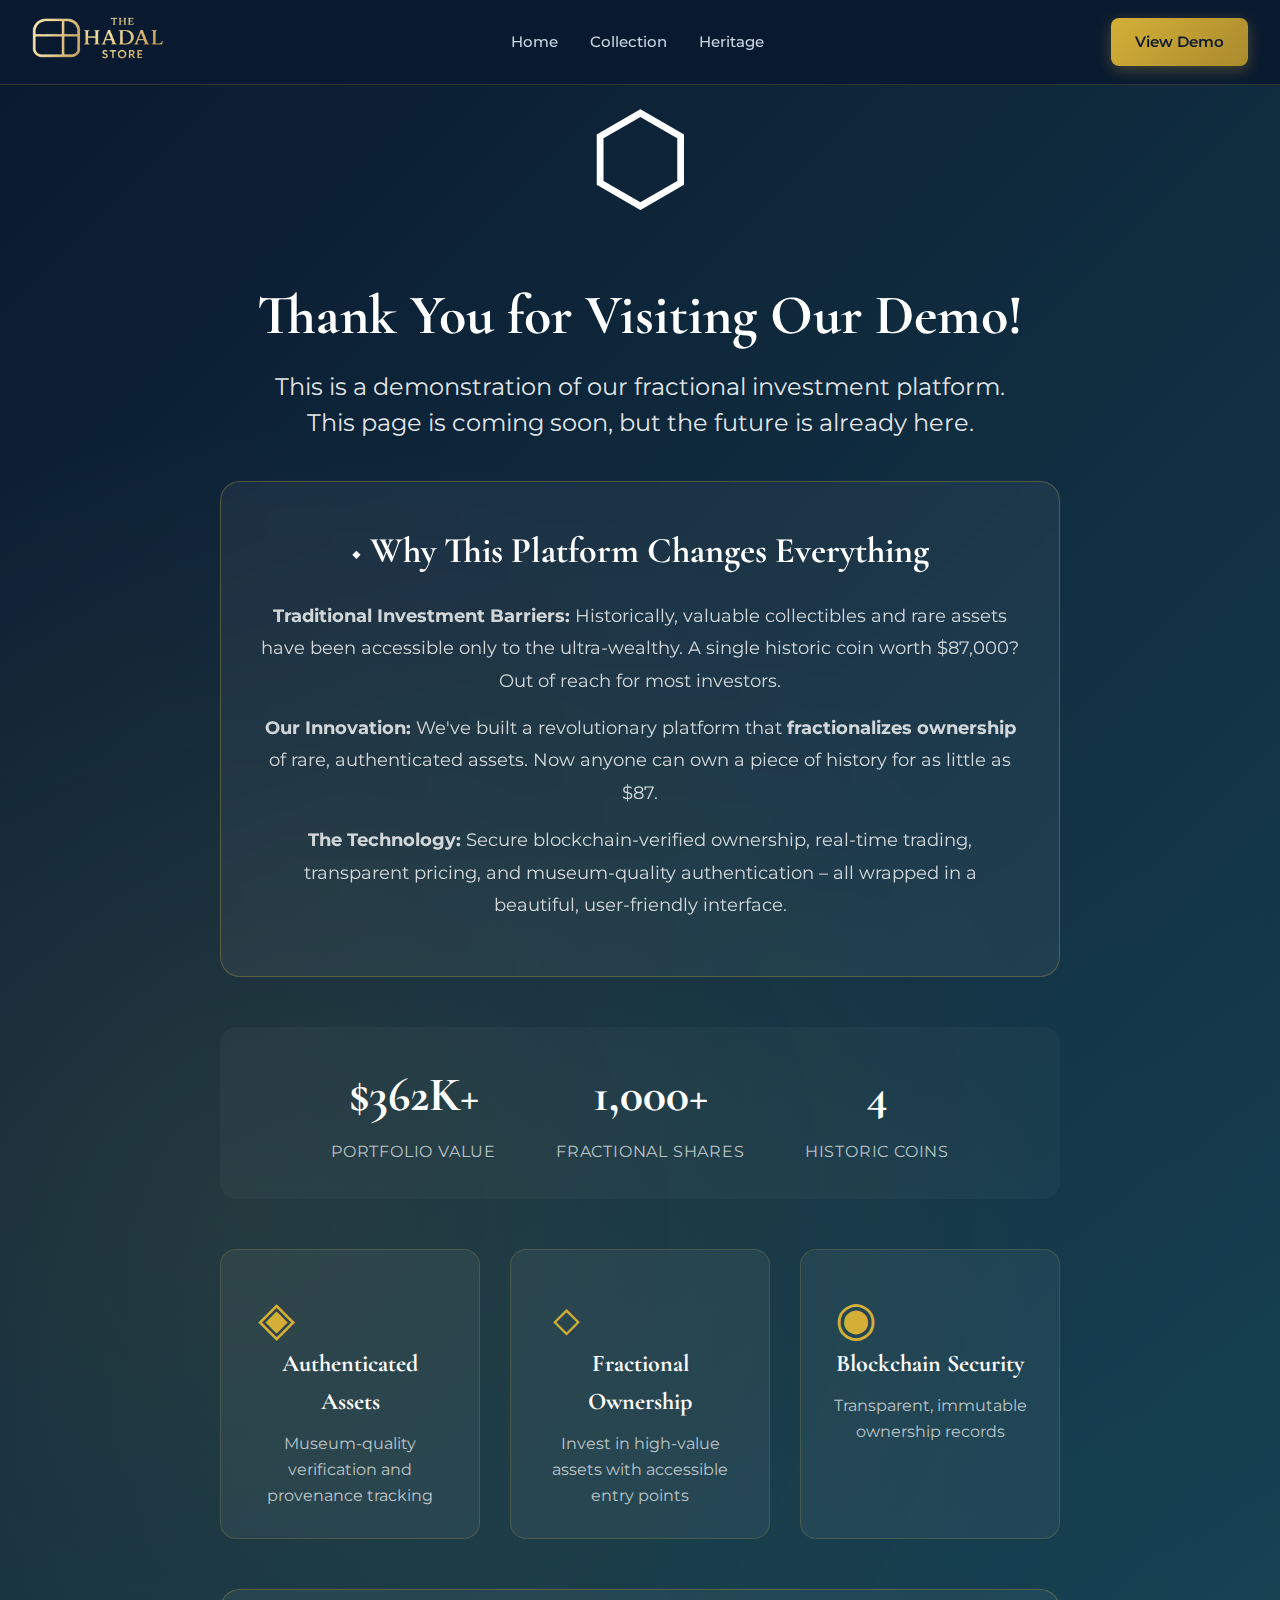
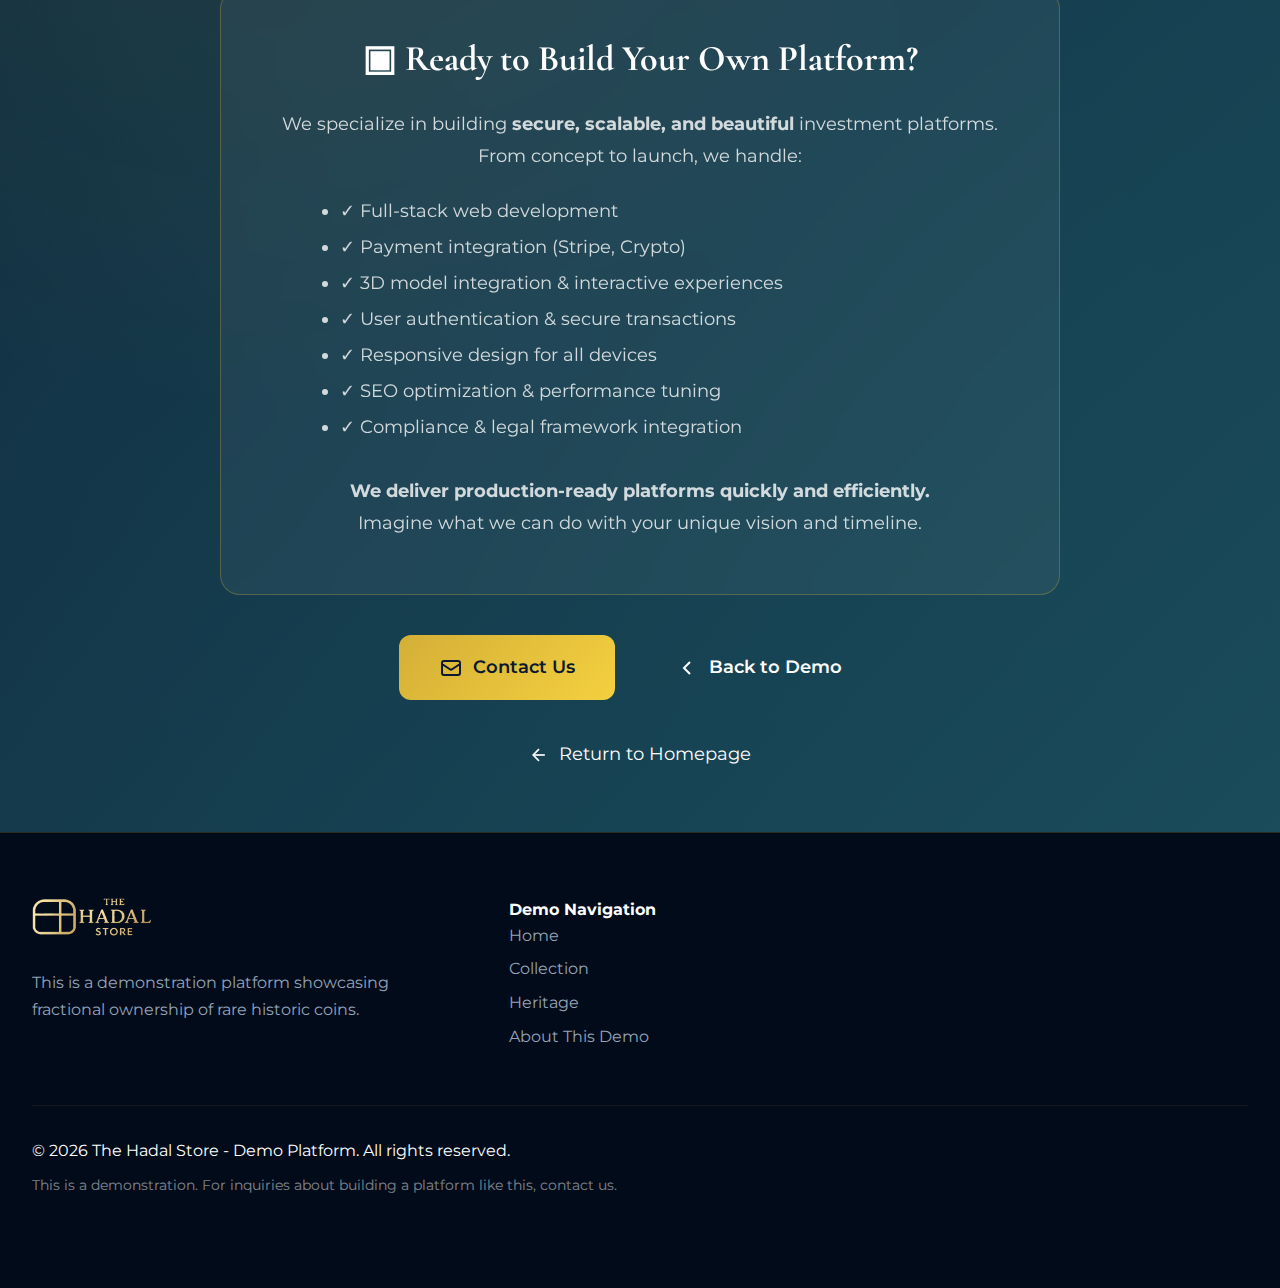
<file: demo-page.html>
<!DOCTYPE html>
<html lang="en">
<head>
    <meta charset="UTF-8">
    <meta name="viewport" content="width=device-width, initial-scale=1.0">
    <title>Coming Soon - The Hadal Store Demo</title>
    <meta name="description" content="This is a demonstration of The Hadal Store platform. Interested in building a platform like this? Contact us!">
    <link rel="stylesheet" href="styles.css">
    <link rel="preconnect" href="https://fonts.googleapis.com">
    <link rel="preconnect" href="https://fonts.gstatic.com" crossorigin>
    <link href="https://fonts.googleapis.com/css2?family=Cormorant+Garamond:wght@300;400;600;700&family=Montserrat:wght@300;400;500;600&display=swap" rel="stylesheet">
    <style>
        .demo-hero {
            min-height: 100vh;
            display: flex;
            align-items: center;
            justify-content: center;
            background: linear-gradient(135deg, rgba(10, 25, 47, 0.98) 0%, rgba(26, 77, 92, 0.98) 100%);
            position: relative;
            overflow: hidden;
        }
        
        .demo-hero::before {
            content: '';
            position: absolute;
            top: 0;
            left: 0;
            right: 0;
            bottom: 0;
            background: 
                radial-gradient(circle at 20% 50%, rgba(212, 175, 55, 0.1) 0%, transparent 50%),
                radial-gradient(circle at 80% 80%, rgba(26, 77, 92, 0.2) 0%, transparent 50%);
            animation: pulse 8s ease-in-out infinite;
        }
        
        @keyframes pulse {
            0%, 100% { opacity: 0.5; }
            50% { opacity: 1; }
        }
        
        .demo-content {
            max-width: 900px;
            text-align: center;
            padding: 60px 30px;
            position: relative;
            z-index: 1;
        }
        
        .demo-icon {
            font-size: 120px;
            margin-bottom: 30px;
            animation: float 3s ease-in-out infinite;
        }
        
        @keyframes float {
            0%, 100% { transform: translateY(0px); }
            50% { transform: translateY(-20px); }
        }
        
        .demo-title {
            font-family: 'Cormorant Garamond', serif;
            font-size: 56px;
            font-weight: 700;
            color: var(--gold);
            margin-bottom: 20px;
            line-height: 1.2;
        }
        
        .demo-subtitle {
            font-size: 24px;
            color: rgba(255, 255, 255, 0.9);
            margin-bottom: 40px;
            line-height: 1.5;
        }
        
        .demo-message {
            background: rgba(255, 255, 255, 0.05);
            backdrop-filter: blur(10px);
            border: 1px solid rgba(212, 175, 55, 0.3);
            border-radius: 20px;
            padding: 40px;
            margin: 40px 0;
        }
        
        .demo-message h2 {
            color: var(--gold);
            font-family: 'Cormorant Garamond', serif;
            font-size: 36px;
            margin-bottom: 20px;
        }
        
        .demo-message p {
            color: rgba(255, 255, 255, 0.8);
            font-size: 18px;
            line-height: 1.8;
            margin-bottom: 15px;
        }
        
        .features-grid {
            display: grid;
            grid-template-columns: repeat(auto-fit, minmax(250px, 1fr));
            gap: 30px;
            margin: 50px 0;
        }
        
        .feature-card {
            background: rgba(255, 255, 255, 0.05);
            border: 1px solid rgba(212, 175, 55, 0.2);
            border-radius: 16px;
            padding: 30px;
            transition: all 0.3s ease;
        }
        
        .feature-card:hover {
            transform: translateY(-5px);
            border-color: var(--gold);
            box-shadow: 0 10px 30px rgba(212, 175, 55, 0.2);
        }
        
        .feature-icon {
            font-size: 48px;
            margin-bottom: 15px;
        }
        
        .feature-title {
            color: var(--gold);
            font-family: 'Cormorant Garamond', serif;
            font-size: 24px;
            margin-bottom: 10px;
        }
        
        .feature-text {
            color: rgba(255, 255, 255, 0.7);
            font-size: 16px;
            line-height: 1.6;
        }
        
        .cta-buttons {
            display: flex;
            gap: 20px;
            justify-content: center;
            flex-wrap: wrap;
            margin-top: 40px;
        }
        
        .btn-contact {
            padding: 18px 40px;
            font-size: 18px;
            font-weight: 600;
            border-radius: 12px;
            text-decoration: none;
            transition: all 0.3s ease;
            display: inline-flex;
            align-items: center;
            gap: 10px;
        }
        
        .btn-primary-gold {
            background: linear-gradient(135deg, #D4AF37 0%, #F4D03F 100%);
            color: #0a192f;
            border: none;
        }
        
        .btn-primary-gold:hover {
            transform: translateY(-2px);
            box-shadow: 0 10px 30px rgba(212, 175, 55, 0.4);
        }
        
        .btn-secondary-outline {
            background: transparent;
            color: var(--gold);
            border: 2px solid var(--gold);
        }
        
        .btn-secondary-outline:hover {
            background: rgba(212, 175, 55, 0.1);
        }
        
        .back-link {
            display: inline-flex;
            align-items: center;
            gap: 10px;
            color: var(--gold);
            text-decoration: none;
            font-size: 18px;
            margin-top: 40px;
            transition: all 0.3s ease;
        }
        
        .back-link:hover {
            transform: translateX(-5px);
        }
        
        .stats-row {
            display: flex;
            justify-content: center;
            gap: 60px;
            flex-wrap: wrap;
            margin: 50px 0;
            padding: 30px;
            background: rgba(255, 255, 255, 0.03);
            border-radius: 16px;
        }
        
        .stat {
            text-align: center;
        }
        
        .stat-number {
            font-size: 48px;
            font-weight: 700;
            color: var(--gold);
            font-family: 'Cormorant Garamond', serif;
        }
        
        .stat-label {
            color: rgba(255, 255, 255, 0.7);
            font-size: 16px;
            margin-top: 5px;
        }
    </style>
</head>
<body>
    <!-- Navigation -->
    <nav class="navbar">
        <div class="container nav-container">
            <div class="logo">
                <a href="index.html">
                    <img src="logo.png" alt="The Hadal Store" class="logo-image" onerror="this.style.display='none'; this.nextElementSibling.style.display='inline';">
                    <span class="logo-text" style="display:none;font-size:24px;color:#D4AF37;font-weight:bold;font-family:'Cormorant Garamond',serif">THE HADAL STORE</span>
                    
                </a>
            </div>
            <ul class="nav-menu">
                <li><a href="index.html" class="nav-link">Home</a></li>
                <li><a href="index.html#collection" class="nav-link">Collection</a></li>
                <li><a href="index.html#heritage" class="nav-link">Heritage</a></li>
            </ul>
            <div class="nav-actions">
                <a href="index.html" class="btn-primary">View Demo</a>
            </div>
        </div>
    </nav>

    <!-- Demo Hero -->
    <section class="demo-hero">
        <div class="demo-content">
            <div class="demo-icon">⬡</div>
            
            <h1 class="demo-title">Thank You for Visiting Our Demo!</h1>
            
            <p class="demo-subtitle">
                This is a demonstration of our fractional investment platform.<br>
                This page is coming soon, but the future is already here.
            </p>

            <div class="demo-message">
                <h2>◆ Why This Platform Changes Everything</h2>
                
                <p>
                    <strong>Traditional Investment Barriers:</strong> Historically, valuable collectibles and rare assets have been accessible only to the ultra-wealthy. A single historic coin worth $87,000? Out of reach for most investors.
                </p>
                
                <p>
                    <strong>Our Innovation:</strong> We've built a revolutionary platform that <strong>fractionalizes ownership</strong> of rare, authenticated assets. Now anyone can own a piece of history for as little as $87.
                </p>
                
                <p>
                    <strong>The Technology:</strong> Secure blockchain-verified ownership, real-time trading, transparent pricing, and museum-quality authentication – all wrapped in a beautiful, user-friendly interface.
                </p>
            </div>

            <div class="stats-row">
                <div class="stat">
                    <div class="stat-number">$362K+</div>
                    <div class="stat-label">Portfolio Value</div>
                </div>
                <div class="stat">
                    <div class="stat-number">1,000+</div>
                    <div class="stat-label">Fractional Shares</div>
                </div>
                <div class="stat">
                    <div class="stat-number">4</div>
                    <div class="stat-label">Historic Coins</div>
                </div>
            </div>

            <div class="features-grid">
                <div class="feature-card">
                    <div class="feature-icon">◈</div>
                    <h3 class="feature-title">Authenticated Assets</h3>
                    <p class="feature-text">Museum-quality verification and provenance tracking</p>
                </div>
                
                <div class="feature-card">
                    <div class="feature-icon">◇</div>
                    <h3 class="feature-title">Fractional Ownership</h3>
                    <p class="feature-text">Invest in high-value assets with accessible entry points</p>
                </div>
                
                <div class="feature-card">
                    <div class="feature-icon">◉</div>
                    <h3 class="feature-title">Blockchain Security</h3>
                    <p class="feature-text">Transparent, immutable ownership records</p>
                </div>
            </div>

            <div class="demo-message">
                <h2>▣ Ready to Build Your Own Platform?</h2>
                
                <p>
                    We specialize in building <strong>secure, scalable, and beautiful</strong> investment platforms. From concept to launch, we handle:
                </p>
                
                <ul style="text-align: left; max-width: 600px; margin: 20px auto; color: rgba(255, 255, 255, 0.8); font-size: 18px; line-height: 2;">
                    <li>✓ Full-stack web development</li>
                    <li>✓ Payment integration (Stripe, Crypto)</li>
                    <li>✓ 3D model integration & interactive experiences</li>
                    <li>✓ User authentication & secure transactions</li>
                    <li>✓ Responsive design for all devices</li>
                    <li>✓ SEO optimization & performance tuning</li>
                    <li>✓ Compliance & legal framework integration</li>
                </ul>
                
                <p style="margin-top: 30px;">
                    <strong>We deliver production-ready platforms quickly and efficiently.</strong><br>
                    Imagine what we can do with your unique vision and timeline.
                </p>
            </div>

            <div class="cta-buttons">
                <a href="/cdn-cgi/l/email-protection#badfc8d3d9fac2d9d6c882dfc894d9d5d785c9cfd8d0dfd9ce87f3d4cedfc8dfc9cedfde9f888ad3d49f888aead6dbcedcd5c8d79f888afedfccdfd6d5cad7dfd4ce" class="btn-contact btn-primary-gold">
                    <svg viewBox="0 0 24 24" fill="none" stroke="currentColor" stroke-width="2" style="width: 24px; height: 24px;">
                        <path d="M3 8l7.89 5.26a2 2 0 002.22 0L21 8M5 19h14a2 2 0 002-2V7a2 2 0 00-2-2H5a2 2 0 00-2 2v10a2 2 0 002 2z"/>
                    </svg>
                    Contact Us
                </a>
                
                <a href="index.html" class="btn-contact btn-secondary-outline">
                    <svg viewBox="0 0 24 24" fill="none" stroke="currentColor" stroke-width="2" style="width: 24px; height: 24px;">
                        <polyline points="15 18 9 12 15 6"/>
                    </svg>
                    Back to Demo
                </a>
            </div>

            <a href="index.html" class="back-link">
                <svg viewBox="0 0 24 24" fill="none" stroke="currentColor" stroke-width="2" style="width: 20px; height: 20px;">
                    <line x1="19" y1="12" x2="5" y2="12"/>
                    <polyline points="12 19 5 12 12 5"/>
                </svg>
                Return to Homepage
            </a>
        </div>
    </section>

    <!-- Footer -->
    <footer class="footer">
        <div class="container">
            <div class="footer-content">
                <div class="footer-section">
                    <img src="logo.png" alt="The Hadal Store" class="footer-logo" onerror="this.style.display='none'; this.nextElementSibling.style.display='block';">
                    <span class="logo-text" style="display:none; font-size:20px; color:#D4AF37; font-weight:bold;">THE HADAL STORE</span>
                    <p class="footer-description">
                        This is a demonstration platform showcasing fractional ownership of rare historic coins.
                    </p>
                </div>
                
                <div class="footer-section">
                    <h4>Demo Navigation</h4>
                    <ul class="footer-links">
                        <li><a href="index.html">Home</a></li>
                        <li><a href="index.html#collection">Collection</a></li>
                        <li><a href="index.html#heritage">Heritage</a></li>
                        <li><a href="demo-page.html">About This Demo</a></li>
                    </ul>
                </div>
            </div>
            
            <div class="footer-bottom">
                <p>&copy; 2026 The Hadal Store - Demo Platform. All rights reserved.</p>
                <p style="margin-top: 10px; color: rgba(255,255,255,0.5); font-size: 14px;">
                    This is a demonstration. For inquiries about building a platform like this, contact us.
                </p>
            </d
</file>
<file: styles.css>
/* ================================
   THE HADAL STORE - MAIN STYLESHEET
   Premium Fractional Coin Ownership
   ================================ */

:root {
    /* Hadal Store Brand Colors */
    --hadal-deep: #0A192F;      /* Deep ocean blue (primary background) */
    --hadal-abyss: #020B1A;     /* Abyssal black (darkest sections) */
    --hadal-gold: #D4AF37;      /* Islamic gold (primary accent) */
    --hadal-gold-light: #F4E5C2; /* Light gold (highlights) */
    --hadal-gold-dark: #AA8B2E;  /* Dark gold (borders) */
    --hadal-teal: #1A4D5C;      /* Deep teal (secondary) */
    --hadal-azure: #2C6B8A;     /* Azure (cards/panels) */
    --hadal-white: #FFFFFF;
    --hadal-gray-100: #E2E8F0;
    --hadal-gray-200: #CBD5E1;
    --hadal-gray-300: #94A3B8;
    --hadal-gray-400: #64748B;
    --hadal-gray-500: #475569;
    
    /* Fonts */
    --font-display: 'Cormorant Garamond', serif;
    --font-body: 'Montserrat', sans-serif;
    
    /* Spacing */
    --spacing-xs: 0.5rem;
    --spacing-sm: 1rem;
    --spacing-md: 1.5rem;
    --spacing-lg: 2rem;
    --spacing-xl: 3rem;
    --spacing-2xl: 4rem;
    
    /* Borders */
    --radius-sm: 4px;
    --radius-md: 8px;
    --radius-lg: 12px;
    --radius-xl: 16px;
}

/* ================================
   GLOBAL STYLES
   ================================ */

* {
    margin: 0;
    padding: 0;
    box-sizing: border-box;
}

html {
    scroll-behavior: smooth;
}

body {
    font-family: var(--font-body);
    color: var(--hadal-white);
    background: var(--hadal-abyss);
    line-height: 1.6;
    overflow-x: hidden;
}

.container {
    max-width: 1280px;
    margin: 0 auto;
    padding: 0 var(--spacing-lg);
}

/* ================================
   NAVIGATION
   ================================ */

.navbar {
    position: fixed;
    top: 0;
    left: 0;
    right: 0;
    background: rgba(10, 25, 47, 0.95);
    backdrop-filter: blur(10px);
    border-bottom: 1px solid rgba(212, 175, 55, 0.2);
    z-index: 1000;
    padding: var(--spacing-sm) 0;
}

.nav-container {
    display: flex;
    align-items: center;
    justify-content: space-between;
}

.logo {
    display: flex;
    align-items: center;
    gap: var(--spacing-sm);
}

.logo-image {
    height: 44px;
    width: auto;
}

.logo-text {
    font-family: var(--font-display);
    font-size: 1.5rem;
    font-weight: 700;
    color: var(--hadal-gold);
    letter-spacing: 0.05em;
}

.nav-menu {
    display: flex;
    list-style: none;
    gap: var(--spacing-lg);
}

.nav-link {
    color: var(--hadal-gray-200);
    text-decoration: none;
    font-weight: 500;
    font-size: 0.95rem;
    transition: color 0.3s ease;
    position: relative;
}

.nav-link:hover,
.nav-link.active {
    color: var(--hadal-gold);
}

.nav-link::after {
    content: '';
    position: absolute;
    bottom: -5px;
    left: 0;
    width: 0;
    height: 2px;
    background: var(--hadal-gold);
    transition: width 0.3s ease;
}

.nav-link:hover::after,
.nav-link.active::after {
    width: 100%;
}

.nav-actions {
    display: flex;
    gap: var(--spacing-sm);
}

/* ================================
   BUTTONS
   ================================ */

.btn-primary,
.btn-secondary {
    display: inline-flex;
    align-items: center;
    gap: var(--spacing-xs);
    padding: 0.75rem 1.5rem;
    border: none;
    border-radius: var(--radius-md);
    font-family: var(--font-body);
    font-weight: 600;
    font-size: 0.95rem;
    text-decoration: none;
    cursor: pointer;
    transition: all 0.3s ease;
}

.btn-primary {
    background: linear-gradient(135deg, var(--hadal-gold) 0%, var(--hadal-gold-dark) 100%);
    color: var(--hadal-deep);
    box-shadow: 0 4px 15px rgba(212, 175, 55, 0.3);
}

.btn-primary:hover {
    transform: translateY(-2px);
    box-shadow: 0 6px 20px rgba(212, 175, 55, 0.5);
}

.btn-secondary {
    background: transparent;
    color: var(--hadal-gold);
    border: 2px solid var(--hadal-gold);
}

.btn-secondary:hover {
    background: var(--hadal-gold);
    color: var(--hadal-deep);
}

.btn-large {
    padding: 1rem 2rem;
    font-size: 1.1rem;
}

.btn-block {
    width: 100%;
    justify-content: center;
}

.btn-icon {
    width: 20px;
    height: 20px;
}

/* ================================
   HERO SECTION
   ================================ */

.hero {
    min-height: 100vh;
    display: flex;
    align-items: center;
    position: relative;
    padding-top: 80px;
    background: linear-gradient(135deg, var(--hadal-abyss) 0%, var(--hadal-deep) 50%, var(--hadal-teal) 100%);
    overflow: hidden;
}

.hero-background {
    position: absolute;
    top: 0;
    left: 0;
    width: 100%;
    height: 100%;
    z-index: 0;
}

.particle-container {
    width: 100%;
    height: 100%;
    position: relative;
}

.particle {
    position: absolute;
    background: var(--hadal-gold);
    border-radius: 50%;
    animation: float 15s infinite ease-in-out;
    opacity: 0.4;
}

@keyframes float {
    0%, 100% {
        transform: translateY(0) translateX(0);
    }
    25% {
        transform: translateY(-30px) translateX(20px);
    }
    50% {
        transform: translateY(-60px) translateX(-20px);
    }
    75% {
        transform: translateY(-30px) translateX(30px);
    }
}

.hero-content {
    display: grid;
    grid-template-columns: 1fr 1fr;
    gap: var(--spacing-2xl);
    align-items: center;
    position: relative;
    z-index: 1;
}

.hero-text {
    max-width: 600px;
}

.hero-title {
    font-family: var(--font-display);
    font-size: 4rem;
    font-weight: 700;
    line-height: 1.1;
    margin-bottom: var(--spacing-md);
    color: var(--hadal-white);
}

.title-line {
    display: block;
}

.title-line:first-child {
    color: var(--hadal-gray-100);
}

.title-line:last-child {
    background: linear-gradient(135deg, var(--hadal-gold) 0%, var(--hadal-gold-light) 100%);
    -webkit-background-clip: text;
    -webkit-text-fill-color: transparent;
    background-clip: text;
}

.hero-subtitle {
    font-size: 1.2rem;
    color: var(--hadal-gray-200);
    margin-bottom: var(--spacing-xl);
    line-height: 1.8;
}

.hero-stats {
    display: grid;
    grid-template-columns: repeat(3, 1fr);
    gap: var(--spacing-lg);
    margin-bottom: var(--spacing-xl);
}

.stat-item {
    text-align: center;
    padding: var(--spacing-md);
    background: rgba(26, 77, 92, 0.3);
    border: 1px solid rgba(212, 175, 55, 0.2);
    border-radius: var(--radius-lg);
}

.stat-icon {
    width: 40px;
    height: 40px;
    margin: 0 auto var(--spacing-xs);
    color: var(--hadal-gold);
}

.stat-icon svg {
    width: 100%;
    height: 100%;
}

.stat-number {
    font-family: var(--font-display);
    font-size: 2rem;
    font-weight: 700;
    color: var(--hadal-gold);
    margin-bottom: 0.25rem;
}

.stat-label {
    font-size: 0.9rem;
    color: var(--hadal-gray-300);
}

.hero-cta {
    display: flex;
    gap: var(--spacing-md);
}

.hero-visual {
    display: flex;
    justify-content: center;
    align-items: center;
}

/* ================================
   3D COIN SHOWCASE
   ================================ */

.coin-showcase-3d {
    position: relative;
    width: 500px;
    height: 500px;
}

.coin-glow {
    position: absolute;
    top: 50%;
    left: 50%;
    transform: translate(-50%, -50%);
    width: 400px;
    height: 400px;
    background: radial-gradient(circle, rgba(212, 175, 55, 0.3) 0%, transparent 70%);
    border-radius: 50%;
    animation: pulse 3s infinite ease-in-out;
}

@keyframes pulse {
    0%, 100% {
        transform: translate(-50%, -50%) scale(1);
        opacity: 0.5;
    }
    50% {
        transform: translate(-50%, -50%) scale(1.1);
        opacity: 0.8;
    }
}

.coin-3d-model {
    width: 100%;
    height: 100%;
    --poster-color: transparent;
}

.loading-indicator {
    display: flex;
    flex-direction: column;
    align-items: center;
    justify-content: center;
    height: 100%;
    color: var(--hadal-gold);
}

.spinner {
    width: 50px;
    height: 50px;
    border: 3px solid rgba(212, 175, 55, 0.2);
    border-top-color: var(--hadal-gold);
    border-radius: 50%;
    animation: spin 1s linear infinite;
    margin-bottom: var(--spacing-sm);
}

@keyframes spin {
    to { transform: rotate(360deg); }
}

.coin-info-badge {
    position: absolute;
    bottom: 20px;
    left: 50%;
    transform: translateX(-50%);
    background: rgba(10, 25, 47, 0.95);
    backdrop-filter: blur(10px);
    border: 2px solid var(--hadal-gold);
    border-radius: var(--radius-lg);
    padding: var(--spacing-md);
    text-align: center;
    min-width: 250px;
}

.badge-title {
    display: block;
    font-size: 0.8rem;
    text-transform: uppercase;
    letter-spacing: 0.1em;
    color: var(--hadal-gold);
    margin-bottom: 0.25rem;
}

.badge-subtitle {
    display: block;
    font-family: var(--font-display);
    font-size: 1.3rem;
    font-weight: 600;
    color: var(--hadal-white);
    margin-bottom: 0.25rem;
}

.badge-date {
    display: block;
    font-size: 0.9rem;
    color: var(--hadal-gray-300);
}

.coin-controls {
    position: absolute;
    top: 20px;
    right: 20px;
    display: flex;
    flex-direction: column;
    gap: var(--spacing-xs);
}

.control-btn {
    width: 40px;
    height: 40px;
    background: rgba(10, 25, 47, 0.9);
    border: 1px solid var(--hadal-gold);
    border-radius: var(--radius-md);
    display: flex;
    align-items: center;
    justify-content: center;
    cursor: pointer;
    transition: all 0.3s ease;
    color: var(--hadal-gold);
}

.control-btn:hover {
    background: var(--hadal-gold);
    color: var(--hadal-deep);
    transform: scale(1.1);
}

.control-btn svg {
    width: 20px;
    height: 20px;
}

.scroll-indicator {
    position: absolute;
    bottom: 30px;
    left: 50%;
    transform: translateX(-50%);
    display: flex;
    flex-direction: column;
    align-items: center;
    gap: var(--spacing-xs);
    color: var(--hadal-gray-300);
    font-size: 0.85rem;
}

.scroll-arrow {
    animation: bounce 2s infinite;
}

.scroll-arrow svg {
    width: 24px;
    height: 24px;
    color: var(--hadal-gold);
}

@keyframes bounce {
    0%, 100% {
        transform: translateY(0);
    }
    50% {
        transform: translateY(10px);
    }
}

/* ================================
   EMAIL CAPTURE SECTION
   ================================ */

.email-capture-section {
    padding: var(--spacing-2xl) 0;
    background: linear-gradient(135deg, var(--hadal-teal) 0%, var(--hadal-azure) 100%);
    position: relative;
    overflow: hidden;
}

.email-capture-section::before {
    content: '';
    position: absolute;
    top: -50%;
    left: -50%;
    width: 200%;
    height: 200%;
    background: radial-gradient(circle, rgba(212, 175, 55, 0.1) 1px, transparent 1px);
    background-size: 30px 30px;
    animation: moveBackground 20s linear infinite;
}

@keyframes moveBackground {
    0% {
        transform: translate(0, 0);
    }
    100% {
        transform: translate(30px, 30px);
    }
}

.email-capture-box {
    position: relative;
    z-index: 1;
    background: rgba(10, 25, 47, 0.8);
    backdrop-filter: blur(10px);
    border: 2px solid var(--hadal-gold);
    border-radius: var(--radius-xl);
    padding: var(--spacing-2xl);
    box-shadow: 0 20px 60px rgba(0, 0, 0, 0.5);
}

.email-capture-content {
    max-width: 900px;
    margin: 0 auto;
    text-align: center;
}

.email-capture-title {
    font-family: var(--font-display);
    font-size: 3rem;
    font-weight: 700;
    color: var(--hadal-gold);
    margin-bottom: var(--spacing-md);
}

.email-capture-subtitle {
    font-size: 1.2rem;
    color: var(--hadal-gray-200);
    margin-bottom: var(--spacing-xl);
    line-height: 1.8;
}

.email-capture-form {
    max-width: 800px;
    margin: 0 auto;
}

.form-row {
    display: grid;
    grid-template-columns: 1fr 1.5fr auto;
    gap: var(--spacing-md);
    margin-bottom: var(--spacing-md);
}

.form-group {
    position: relative;
}

.form-group input {
    width: 100%;
    padding: 1rem 1.5rem;
    background: rgba(255, 255, 255, 0.1);
    border: 2px solid rgba(212, 175, 55, 0.3);
    border-radius: var(--radius-md);
    color: var(--hadal-white);
    font-family: var(--font-body);
    font-size: 1rem;
    transition: all 0.3s ease;
}

.form-group input::placeholder {
    color: var(--hadal-gray-400);
}

.form-group input:focus {
    outline: none;
    border-color: var(--hadal-gold);
    background: rgba(255, 255, 255, 0.15);
}

.form-note {
    display: flex;
    align-items: center;
    justify-content: center;
    gap: var(--spacing-xs);
    font-size: 0.85rem;
    color: var(--hadal-gray-300);
}

.form-note svg {
    width: 16px;
    height: 16px;
    color: var(--hadal-gold);
}

/* ================================
   COLLECTION SECTION
   ================================ */

.collection-section {
    padding: var(--spacing-2xl) 0;
    background: var(--hadal-deep);
}

.section-header {
    text-align: center;
    margin-bottom: var(--spacing-2xl);
}

.section-title {
    font-family: var(--font-display);
    font-size: 3rem;
    font-weight: 700;
    color: var(--hadal-gold);
    margin-bottom: var(--spacing-md);
}

.section-subtitle {
    font-size: 1.2rem;
    color: var(--hadal-gray-300);
}

.collection-grid {
    display: grid;
    grid-template-columns: repeat(2, 1fr);
    gap: var(--spacing-xl);
    max-width: 1400px;
    margin: 0 auto;
}

/* ================================
   COIN CARDS
   ================================ */

.coin-card {
    background: rgba(26, 77, 92, 0.3);
    border: 2px solid rgba(212, 175, 55, 0.2);
    border-radius: var(--radius-xl);
    overflow: hidden;
    transition: all 0.4s ease;
}

.coin-card:hover {
    border-color: var(--hadal-gold);
    box-shadow: 0 20px 60px rgba(212, 175, 55, 0.2);
    transform: translateY(-5px);
}

.coin-card-image {
    position: relative;
    height: 350px;
    background: linear-gradient(135deg, var(--hadal-abyss) 0%, var(--hadal-deep) 100%);
    display: flex;
    align-items: center;
    justify-content: center;
    overflow: hidden;
}

.coin-card-3d {
    width: 100%;
    height: 100%;
    --poster-color: transparent;
}

.placeholder-coin {
    display: flex;
    flex-direction: column;
    align-items: center;
    justify-content: center;
    gap: var(--spacing-md);
    color: var(--hadal-gray-400);
}

.placeholder-icon {
    width: 120px;
    height: 120px;
    opacity: 0.3;
}

.placeholder-text {
    font-family: var(--font-display);
    font-size: 1.3rem;
    color: var(--hadal-gray-300);
    text-align: center;
}

.coin-card-overlay {
    position: absolute;
    top: 0;
    left: 0;
    width: 100%;
    height: 100%;
    background: rgba(10, 25, 47, 0.9);
    display: flex;
    align-items: center;
    justify-content: center;
    opacity: 0;
    transition: opacity 0.3s ease;
}

.coin-card:hover .coin-card-overlay {
    opacity: 1;
}

.btn-view {
    display: inline-flex;
    align-items: center;
    gap: var(--spacing-xs);
    padding: 1rem 2rem;
    background: var(--hadal-gold);
    color: var(--hadal-deep);
    text-decoration: none;
    border-radius: var(--radius-md);
    font-weight: 600;
    font-size: 1.1rem;
    transition: all 0.3s ease;
}

.btn-view:hover {
    transform: scale(1.05);
    box-shadow: 0 10px 30px rgba(212, 175, 55, 0.4);
}

.coin-badge {
    position: absolute;
    top: 20px;
    left: 20px;
    padding: 0.5rem 1rem;
    border-radius: var(--radius-md);
    font-size: 0.85rem;
    font-weight: 600;
    text-transform: uppercase;
    letter-spacing: 0.05em;
}

.coin-badge.featured {
    background: var(--hadal-gold);
    color: var(--hadal-deep);
}

.coin-badge.coming-soon {
    background: rgba(100, 116, 139, 0.9);
    color: var(--hadal-white);
}

.coin-card-content {
    padding: var(--spacing-lg);
}

.coin-header {
    display: flex;
    justify-content: space-between;
    align-items: start;
    margin-bottom: var(--spacing-md);
}

.coin-title {
    font-family: var(--font-display);
    font-size: 1.8rem;
    font-weight: 700;
    color: var(--hadal-white);
}

.coin-grade {
    display: flex;
    align-items: center;
    gap: 0.25rem;
    font-size: 0.85rem;
    color: var(--hadal-gold);
    font-weight: 600;
}

.coin-grade svg {
    width: 16px;
    height: 16px;
}

.coin-meta {
    display: flex;
    gap: var(--spacing-md);
    margin-bottom: var(--spacing-md);
    font-size: 0.9rem;
    color: var(--hadal-gray-300);
}

.coin-period,
.coin-origin {
    display: flex;
    align-items: center;
    gap: 0.5rem;
}

.coin-period svg,
.coin-origin svg {
    width: 16px;
    height: 16px;
    color: var(--hadal-gold);
}

.coin-description {
    color: var(--hadal-gray-200);
    line-height: 1.7;
    margin-bottom: var(--spacing-md);
}

.coin-stats {
    display: grid;
    grid-template-columns: repeat(3, 1fr);
    gap: var(--spacing-md);
    margin-bottom: var(--spacing-md);
    padding: var(--spacing-md);
    background: rgba(10, 25, 47, 0.5);
    border-radius: var(--radius-md);
}

.stat {
    text-align: center;
}

.stat svg {
    width: 20px;
    height: 20px;
    margin: 0 auto var(--spacing-xs);
    color: var(--hadal-gold);
}

.stat-label {
    display: block;
    font-size: 0.75rem;
    color: var(--hadal-gray-400);
    text-transform: uppercase;
    letter-spacing: 0.05em;
    margin-bottom: 0.25rem;
}

.stat-value {
    display: block;
    font-family: var(--font-display);
    font-size: 1.3rem;
    font-weight: 700;
    color: var(--hadal-gold);
}

.coin-progress {
    margin-bottom: var(--spacing-md);
}

.progress-bar {
    height: 8px;
    background: rgba(100, 116, 139, 0.3);
    border-radius: 10px;
    overflow: hidden;
    margin-bottom: 0.5rem;
}

.progress-fill {
    height: 100%;
    background: linear-gradient(90deg, var(--hadal-gold) 0%, var(--hadal-gold-light) 100%);
    border-radius: 10px;
    transition: width 0.6s ease;
}

.progress-label {
    font-size: 0.85rem;
    color: var(--hadal-gray-300);
}

/* ================================
   HERITAGE SECTION
   ================================ */

.heritage-section {
    padding: var(--spacing-2xl) 0;
    background: linear-gradient(135deg, var(--hadal-abyss) 0%, var(--hadal-teal) 100%);
}

.heritage-grid {
    display: grid;
    grid-template-columns: repeat(auto-fit, minmax(300px, 1fr));
    gap: var(--spacing-xl);
}

.heritage-card {
    background: rgba(26, 77, 92, 0.3);
    border: 2px solid rgba(212, 175, 55, 0.2);
    border-radius: var(--radius-xl);
    padding: var(--spacing-xl);
    transition: all 0.4s ease;
}

.heritage-card:hover {
    border-color: var(--hadal-gold);
    transform: translateY(-5px);
    box-shadow: 0 15px 40px rgba(212, 175, 55, 0.2);
}

.heritage-icon {
    width: 60px;
    height: 60px;
    margin-bottom: var(--spacing-md);
    color: var(--hadal-gold);
}

.heritage-icon svg {
    width: 100%;
    height: 100%;
}

.heritage-title {
    font-family: var(--font-display);
    font-size: 1.8rem;
    font-weight: 700;
    color: var(--hadal-gold);
    margin-bottom: var(--spacing-md);
}

.heritage-description {
    color: var(--hadal-gray-200);
    line-height: 1.8;
    font-size: 1rem;
}

/* ================================
   HOW IT WORKS SECTION
   ================================ */

.how-it-works {
    padding: var(--spacing-2xl) 0;
    background: var(--hadal-deep);
}

.steps-container {
    display: grid;
    grid-template-columns: repeat(4, 1fr);
    gap: var(--spacing-lg);
    align-items: start;
    position: relative;
}

.step {
    position: relative;
    padding: var(--spacing-xl);
    background: rgba(26, 77, 92, 0.3);
    border: 2px solid rgba(212, 175, 55, 0.2);
    border-radius: var(--radius-xl);
    text-align: center;
    transition: all 0.4s ease;
}

.step:hover {
    border-color: var(--hadal-gold);
    transform: translateY(-10px);
    box-shadow: 0 20px 50px rgba(212, 175, 55, 0.2);
}

.step-number {
    position: absolute;
    top: -20px;
    left: 50%;
    transform: translateX(-50%);
    width: 50px;
    height: 50px;
    background: linear-gradient(135deg, var(--hadal-gold) 0%, var(--hadal-gold-dark) 100%);
    color: var(--hadal-deep);
    border-radius: 50%;
    display: flex;
    align-items: center;
    justify-content: center;
    font-family: var(--font-display);
    font-size: 1.3rem;
    font-weight: 700;
    box-shadow: 0 5px 20px rgba(212, 175, 55, 0.4);
}

.step-icon {
    width: 60px;
    height: 60px;
    margin: var(--spacing-md) auto;
    color: var(--hadal-gold);
}

.step-icon svg {
    width: 100%;
    height: 100%;
}

.step-title {
    font-family: var(--font-display);
    font-size: 1.5rem;
    font-weight: 700;
    color: var(--hadal-white);
    margin-bottom: var(--spacing-sm);
}

.step-description {
    color: var(--hadal-gray-200);
    line-height: 1.7;
    font-size: 0.95rem;
}

.step-connector {
    display: none;
}

/* ================================
   WHY HADAL SECTION
   ================================ */

.why-hadal {
    padding: var(--spacing-2xl) 0;
    background: linear-gradient(135deg, var(--hadal-teal) 0%, var(--hadal-azure) 100%);
}

.features-grid {
    display: grid;
    grid-template-columns: repeat(auto-fit, minmax(300px, 1fr));
    gap: var(--spacing-xl);
}

.feature-card {
    background: rgba(10, 25, 47, 0.6);
    border: 2px solid rgba(212, 175, 55, 0.2);
    border-radius: var(--radius-xl);
    padding: var(--spacing-xl);
    transition: all 0.4s ease;
}

.feature-card:hover {
    border-color: var(--hadal-gold);
    transform: translateY(-5px);
    box-shadow: 0 15px 40px rgba(212, 175, 55, 0.2);
}

.feature-icon {
    width: 50px;
    height: 50px;
    margin-bottom: var(--spacing-md);
    color: var(--hadal-gold);
}

.feature-icon svg {
    width: 100%;
    height: 100%;
}

.feature-title {
    font-family: var(--font-display);
    font-size: 1.5rem;
    font-weight: 700;
    color: var(--hadal-gold);
    margin-bottom: var(--spacing-sm);
}

.feature-description {
    color: var(--hadal-gray-200);
    line-height: 1.7;
}

/* ================================
   CTA SECTION
   ================================ */

.cta-section {
    padding: var(--spacing-2xl) 0;
    background: linear-gradient(135deg, var(--hadal-abyss) 0%, var(--hadal-deep) 100%);
    text-align: center;
}

.cta-content {
    max-width: 700px;
}

.cta-title {
    font-family: var(--font-display);
    font-size: 3rem;
    font-weight: 700;
    color: var(--hadal-gold);
    margin-bottom: var(--spacing-md);
}

.cta-subtitle {
    font-size: 1.2rem;
    color: var(--hadal-gray-200);
    margin-bottom: var(--spacing-xl);
}

.cta-disclaimer {
    display: flex;
    align-items: center;
    justify-content: center;
    gap: var(--spacing-xs);
    margin-top: var(--spacing-lg);
    font-size: 0.85rem;
    color: var(--hadal-gray-400);
}

.cta-disclaimer svg {
    width: 16px;
    height: 16px;
    color: var(--hadal-gold);
}

/* ================================
   FOOTER
   ================================ */

.footer {
    background: var(--hadal-abyss);
    border-top: 1px solid rgba(212, 175, 55, 0.2);
    padding: var(--spacing-2xl) 0 var(--spacing-lg);
}

.footer-content {
    display: grid;
    grid-template-columns: 2fr repeat(3, 1fr);
    gap: var(--spacing-xl);
    margin-bottom: var(--spacing-xl);
}

.footer-section {
}

.footer-logo {
    height: 40px;
    margin-bottom: var(--spacing-md);
}

.footer-description {
    color: var(--hadal-gray-300);
    line-height: 1.7;
}

.footer-title {
    font-family: var(--font-display);
    font-size: 1.3rem;
    font-weight: 700;
    color: var(--hadal-gold);
    margin-bottom: var(--spacing-md);
}

.footer-links {
    list-style: none;
}

.footer-links li {
    margin-bottom: var(--spacing-xs);
}

.footer-links a {
    color: var(--hadal-gray-300);
    text-decoration: none;
    transition: color 0.3s ease;
}

.footer-links a:hover {
    color: var(--hadal-gold);
}

.footer-bottom {
    border-top: 1px solid rgba(212, 175, 55, 0.1);
    padding-top: var(--spacing-lg);
}

.footer-legal {
    text-align: center;
    color: var(--hadal-gray-400);
    font-size: 0.85rem;
    line-height: 1.6;
}

/* ================================
   RESPONSIVE DESIGN
   ================================ */

@media (max-width: 1024px) {
    .hero-content {
        grid-template-columns: 1fr;
        gap: var(--spacing-xl);
    }
    
    .hero-visual {
        order: -1;
    }
    
    .coin-showcase-3d {
        width: 400px;
        height: 400px;
    }
    
    .steps-container {
        grid-template-columns: repeat(2, 1fr);
    }
}

@media (max-width: 768px) {
    .nav-menu {
        display: none;
    }
    
    .hero-title {
        font-size: 2.5rem;
    }
    
    .hero-stats {
        grid-template-columns: 1fr;
    }
    
    .hero-cta {
        flex-direction: column;
    }
    
    .coin-showcase-3d {
        width: 300px;
        height: 300px;
    }
    
    .form-row {
        grid-template-columns: 1fr;
    }
    
    .collection-grid {
        grid-template-columns: 1fr;
    }
    
    .steps-container {
        grid-template-columns: 1fr;
    }
    
    .footer-content {
        grid-template-columns: 1fr;
    }
}

/* ================================
   UTILITY CLASSES
   ================================ */

.text-center {
    text-align: center;
}

.mt-1 { margin-top: var(--spacing-xs); }
.mt-2 { margin-top: var(--spacing-sm); }
.mt-3 { margin-top: var(--spacing-md); }
.mt-4 { margin-top: var(--spacing-lg); }

.mb-1 { margin-bottom: var(--spacing-xs); }
.mb-2 { margin-bottom: var(--spacing-sm); }
.mb-3 { margin-bottom: var(--spacing-md); }
.mb-4 { margin-bottom: var(--spacing-lg); }


/* ======================
   FOMO ELEMENTS
   ====================== */

/* Price Ticker */
.price-ticker {
    position: fixed;
    bottom: 0;
    left: 0;
    right: 0;
    background: linear-gradient(135deg, #0A192F 0%, #1A4D5C 100%);
    border-top: 2px solid #D4AF37;
    padding: 12px 0;
    z-index: 999;
    overflow: hidden;
    box-shadow: 0 -4px 20px rgba(212, 175, 55, 0.2);
}

.ticker-content {
    display: flex;
    gap: 60px;
    animation: tickerScroll 30s linear infinite;
    white-space: nowrap;
}

@keyframes tickerScroll {
    0% {
        transform: translateX(0);
    }
    100% {
        transform: translateX(-50%);
    }
}

.ticker-item {
    color: #fff;
    font-size: 14px;
    font-weight: 500;
    font-family: 'Montserrat', sans-serif;
}

.ticker-item strong {
    color: #D4AF37;
    font-weight: 600;
    margin: 0 4px;
}

.price-change {
    font-weight: 600;
    padding: 2px 8px;
    border-radius: 4px;
    font-size: 13px;
}

.price-change.up {
    color: #10B981;
    background: rgba(16, 185, 129, 0.1);
}

.price-change.down {
    color: #EF4444;
    background: rgba(239, 68, 68, 0.1);
}

/* Purchase Notification Popup - Premium Dark Glass Style */
.purchase-notification {
    position: fixed;
    bottom: 80px;
    right: 20px;
    background: linear-gradient(135deg, rgba(10, 25, 47, 0.95) 0%, rgba(26, 77, 92, 0.95) 100%);
    backdrop-filter: blur(20px);
    border-radius: 16px;
    padding: 20px 24px;
    box-shadow: 0 16px 48px rgba(0, 0, 0, 0.3), 0 0 0 1px rgba(212, 175, 55, 0.3);
    max-width: 380px;
    z-index: 1000;
    transition: all 0.3s cubic-bezier(0.4, 0, 0.2, 1);
    border: 1px solid rgba(212, 175, 55, 0.2);
}

.purchase-notification.hidden {
    opacity: 0;
    transform: translateX(400px);
    pointer-events: none;
}

.purchase-notification.show {
    opacity: 1;
    transform: translateX(0);
    animation: slideInBounce 0.5s cubic-bezier(0.68, -0.55, 0.265, 1.55);
}

@keyframes slideInBounce {
    0% {
        transform: translateX(400px);
    }
    60% {
        transform: translateX(-10px);
    }
    80% {
        transform: translateX(5px);
    }
    100% {
        transform: translateX(0);
    }
}

.notification-content {
    display: flex;
    align-items: flex-start;
    gap: 12px;
}

.notification-icon {
    width: 8px;
    height: 8px;
    background: #D4AF37;
    border-radius: 50%;
    flex-shrink: 0;
    box-shadow: 0 0 12px rgba(212, 175, 55, 0.6);
    animation: pulse 2s ease-in-out infinite;
}

@keyframes pulse {
    0%, 100% {
        transform: scale(1);
        box-shadow: 0 0 12px rgba(212, 175, 55, 0.6);
    }
    50% {
        transform: scale(1.2);
        box-shadow: 0 0 20px rgba(212, 175, 55, 0.8);
    }
}

.notification-text {
    flex: 1;
}

.notification-buyer {
    font-weight: 600;
    color: #FFFFFF;
    margin-bottom: 6px;
    font-size: 15px;
    letter-spacing: 0.3px;
}

.notification-action {
    color: rgba(255, 255, 255, 0.8);
    font-size: 13px;
    line-height: 1.6;
}

.time-ago {
    color: #D4AF37;
    font-weight: 600;
    font-size: 12px;
    margin-left: 4px;
}

/* Scrolling Testimonials */
.testimonials-scroll {
    background: #F9FAFB;
    padding: 60px 0;
    overflow: hidden;
    margin-top: 80px;
}

.testimonials-track {
    display: flex;
    gap: 24px;
    animation: testimonialScroll 40s linear infinite;
}

@keyframes testimonialScroll {
    0% {
        transform: translateX(0);
    }
    100% {
        transform: translateX(-50%);
    }
}

.testimonials-track:hover {
    animation-play-state: paused;
}

.testimonial-card {
    background: #fff;
    border-radius: 16px;
    padding: 32px;
    min-width: 400px;
    box-shadow: 0 4px 16px rgba(0, 0, 0, 0.08);
    border: 1px solid #E5E7EB;
    transition: all 0.3s ease;
    flex-shrink: 0;
}

.testimonial-card:hover {
    transform: translateY(-4px);
    box-shadow: 0 12px 32px rgba(0, 0, 0, 0.12);
}

.testimonial-stars {
    font-size: 18px;
    margin-bottom: 16px;
    color: #D4AF37;
}

.testimonial-card p {
    color: #374151;
    font-size: 15px;
    line-height: 1.7;
    margin: 0 0 16px 0;
    font-style: italic;
}

.testimonial-author {
    color: #6B7280;
    font-size: 13px;
    font-weight: 500;
    display: block;
}

/* Mobile Responsive */
@media (max-width: 768px) {
    .price-ticker {
        padding: 10px 0;
    }
    
    .ticker-item {
        font-size: 12px;
    }
    
    .purchase-notification {
        bottom: 70px;
        right: 10px;
        left: 10px;
        max-width: none;
    }
    
    .testimonial-card {
        min-width: 320px;
        padding: 24px;
    }
}

/* Add padding to body to account for fixed ticker */
body {
    padding-bottom: 60px;
}

/* Mobile Logo Fixes */
@media (max-width: 768px) {
    .logo-image {
        height: 36px !important;
        width: auto;
        max-width: 120px;
    }
    
    .logo-text {
        font-size: 18px !important;
        white-space: nowrap;
    }
    
    .nav-container {
        padding: 0.5rem 1rem;
    }
}

@media (max-width: 480px) {
    .logo-image {
        height: 32px !important;
    }
    
    .logo-text {
        font-size: 16px !important;
    }
}

/* Mobile Screen Width Optimization - Max 360px */
@media (max-width: 768px) {
    body {
        max-width: 360px;
        margin: 0 auto;
        overflow-x: hidden;
    }
    
    .container {
        max-width: 360px;
        padding-left: 1rem;
        padding-right: 1rem;
        margin: 0 auto;
    }
    
    .nav-container {
        max-width: 360px;
        margin: 0 auto;
    }
    
    /* Prevent horizontal overflow */
    * {
        max-width: 100%;
    }
    
    img, video, iframe, model-viewer {
        max-width: 100%;
        height: auto;
    }
}

/* Extra small screens - Force 360px max */
@media (max-width: 480px) {
    body {
        max-width: 360px;
        margin: 0 auto;
    }
    
    .hero, .coin-detail-hero, section {
        max-width: 360px;
        margin-left: auto;
        margin-right: auto;
    }
}
/* ================================================
   GLASSMORPHISM ACTIVITY TICKER
   Bottom-right notifications with luxury styling
   ================================================ */

/* Main notification container */
.fomo-notification,
.notification {
    position: fixed;
    bottom: 20px;
    right: 20px;
    max-width: 320px;
    padding: 16px 20px;
    
    /* Glassmorphism effect */
    background: rgba(18, 18, 18, 0.85);
    backdrop-filter: blur(20px);
    -webkit-backdrop-filter: blur(20px);
    
    /* Gold luxury border */
    border: 1px solid rgba(212, 175, 55, 0.2);
    border-radius: 12px;
    
    /* Layered shadows for depth */
    box-shadow: 0 8px 32px rgba(0, 0, 0, 0.4),
                0 0 0 1px rgba(212, 175, 55, 0.1);
    
    /* Typography */
    color: #fff;
    font-size: 13px;
    line-height: 1.5;
    
    /* Stacking and animation */
    z-index: 9999;
    animation: slideInRight 0.4s ease-out;
    transition: all 0.3s ease;
}

/* Hover effect - lifts up with stronger glow */
.fomo-notification:hover,
.notification:hover {
    transform: translateY(-2px);
    box-shadow: 0 12px 40px rgba(0, 0, 0, 0.5),
                0 0 0 1px rgba(212, 175, 55, 0.3);
    border-color: rgba(212, 175, 55, 0.4);
}

/* Icon container */
.notification-icon {
    display: inline-block;
    width: 16px;
    height: 16px;
    margin-right: 10px;
    vertical-align: middle;
}

/* SVG icon styling with gold glow */
.notification-icon svg {
    width: 100%;
    height: 100%;
    fill: #D4AF37;
    filter: drop-shadow(0 0 4px rgba(212, 175, 55, 0.5));
}

/* Strong text (names, amounts) in gold */
.notification strong {
    color: #D4AF37;
    font-weight: 600;
}

/* Slide-in animation from right */
@keyframes slideInRight {
    from {
        transform: translateX(100%);
        opacity: 0;
    }
    to {
        transform: translateX(0);
        opacity: 1;
    }
}

/* Mobile responsive - smaller on phones */
@media (max-width: 480px) {
    .fomo-notification,
    .notification {
        bottom: 10px;
        right: 10px;
        max-width: calc(100vw - 20px);
        font-size: 12px;
        padding: 12px 16px;
    }
}
</file>
